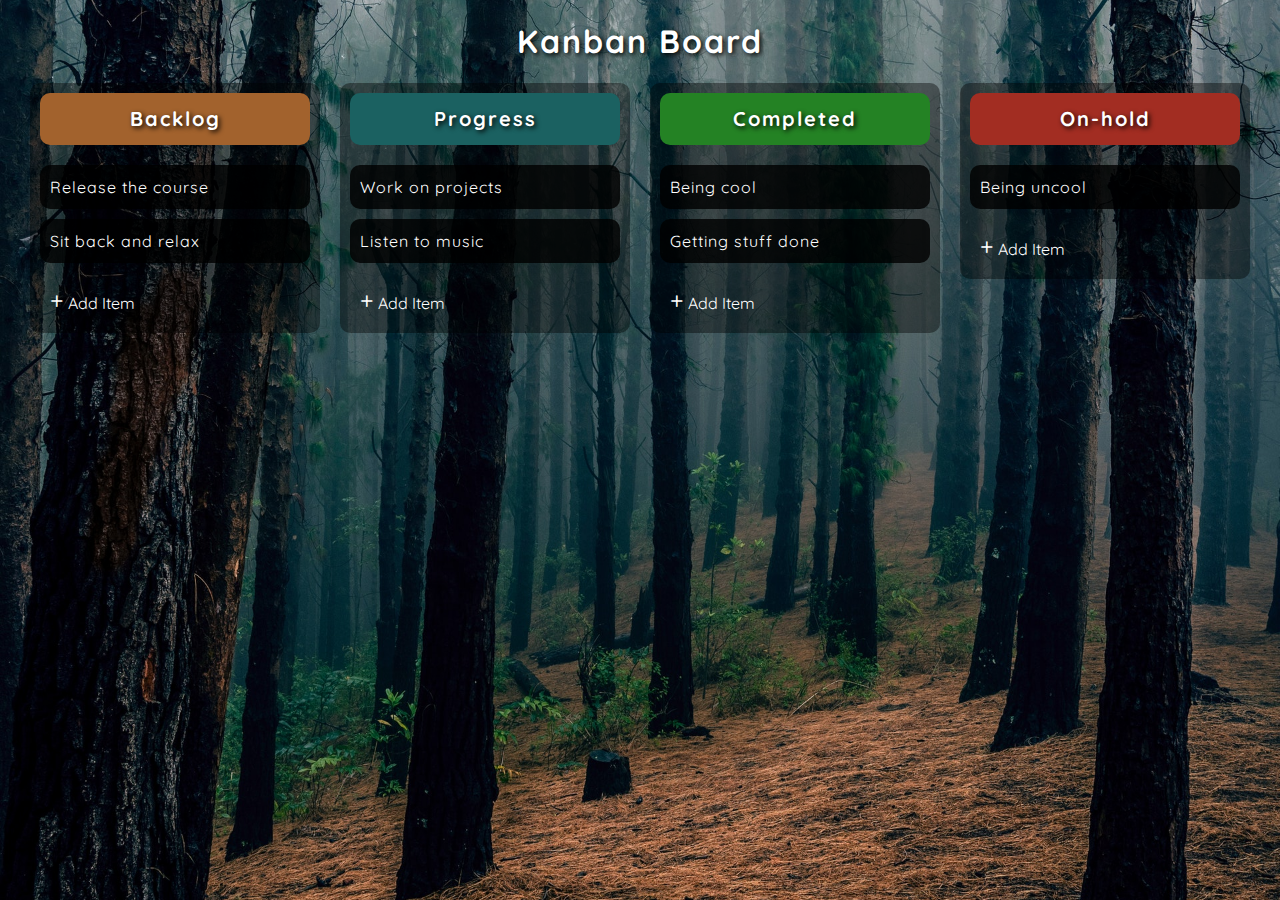
<file: drag-and-drop/index.html>
<!DOCTYPE html>
<html lang="en">
<head>
    <meta charset="UTF-8">
    <meta name="viewport" content="width=device-width, initial-scale=1.0">
    <title>Drag and Drop</title>
    <link rel="icon" type="image/png" href="favicon.png">
    <link rel="stylesheet" href="style.css">
</head>
<body>
    <h1 class="main-title">Kanban Board</h1>

    <div class="drag-container">
        <ul class="drag-list">
            <li class="drag-column backlog-column">

                <span class="header">
                    <h1>Backlog</h1>
                </span>


                <div id="backlog-content">
                    <ul class="drag-item-list custom-scroll" id="backlog-list" ondragover="allowDrop(event)" ondrop="drop(event)"  ondragenter="dragEnter(event)" ondragleave="dragLeave(event)">
                        
                    </ul>
                </div>


                    <div class="add=btn-group">
                        <div class="add-btn" onclick="showItemBox(0)">
                            <span class="plus-sign">+</span>
                            <span>Add Item</span>
                        </div>
                        <div class="add-btn solid" onclick="hideItemBox(0)">
                            <span>Save Item</span>
                        </div>

                        <div class="add-container">
                            <div class="add-item" contenteditable="true">

                            </div>
                        </div>
                    </div>
            </li>
         
            <li class="drag-column progress-column" >

                <span class="header">
                    <h1>Progress</h1>
                </span>


                <div id="progress-content">
                    <ul class="drag-item-list custom-scroll" id="progress-list" ondragover="allowDrop(event)" ondrop="drop(event)"  ondragenter="dragEnter(event)" ondragleave="dragLeave(event)" >
                        
                    </ul>
                </div>


                    <div class="add=btn-group">
                        <div class="add-btn" onclick="showItemBox(1)">
                            <span class="plus-sign">+</span>
                            <span>Add Item</span>
                        </div>
                        <div class="add-btn solid" onclick="hideItemBox(1)">
                            <span>Save Item</span>
                        </div>

                        <div class="add-container">
                            <div class="add-item" contenteditable="true">

                            </div>
                        </div>
                    </div>
            </li>
         

            <li class="drag-column complete-column"  >

                <span class="header">
                    <h1>Completed</h1>
                </span>


                <div id="complete-content">
                    <ul class="drag-item-list custom-scroll" id="complete-list" ondragover="allowDrop(event)" ondrop="drop(event)"   ondragenter="dragEnter(event)" ondragleave="dragLeave(event)">
                         
                    </ul>
                </div>


                    <div class="add=btn-group">
                        <div class="add-btn" onclick="showItemBox(2)">
                            <span class="plus-sign">+</span>
                            <span>Add Item</span>
                        </div>
                        <div class="add-btn solid" onclick="hideItemBox(2)">
                            <span>Save Item</span>
                        </div>

                        <div class="add-container">
                            <div class="add-item" contenteditable="true">

                            </div>
                        </div>
                    </div>
            </li>
         

            <li class="drag-column on-hold-column" >

                <span class="header">
                    <h1>On-hold</h1>
                </span>


                <div id="on-hold-content">
                    <ul class="drag-item-list custom-scroll" id="on-hold-list" ondragover="allowDrop(event)" ondrop="drop(event)"  ondragenter="dragEnter(event)" ondragleave="dragLeave(event)" >
                        
                    </ul>
                </div>


                    <div class="add=btn-group">
                        <div class="add-btn" onclick="showItemBox(3)">
                            <span class="plus-sign">+</span>
                            <span>Add Item</span>
                        </div>
                        <div class="add-btn solid" onclick="hideItemBox(3)">
                            <span>Save Item</span>
                        </div>
                        <div class="add-container">
                            <div class="add-item" contenteditable="true">

                            </div>
                        </div>
                    </div>
            </li>
        </ul>
    </div>

    <!-- Script -->
    <script src="script.js"></script>
</body>
</html>
</file>
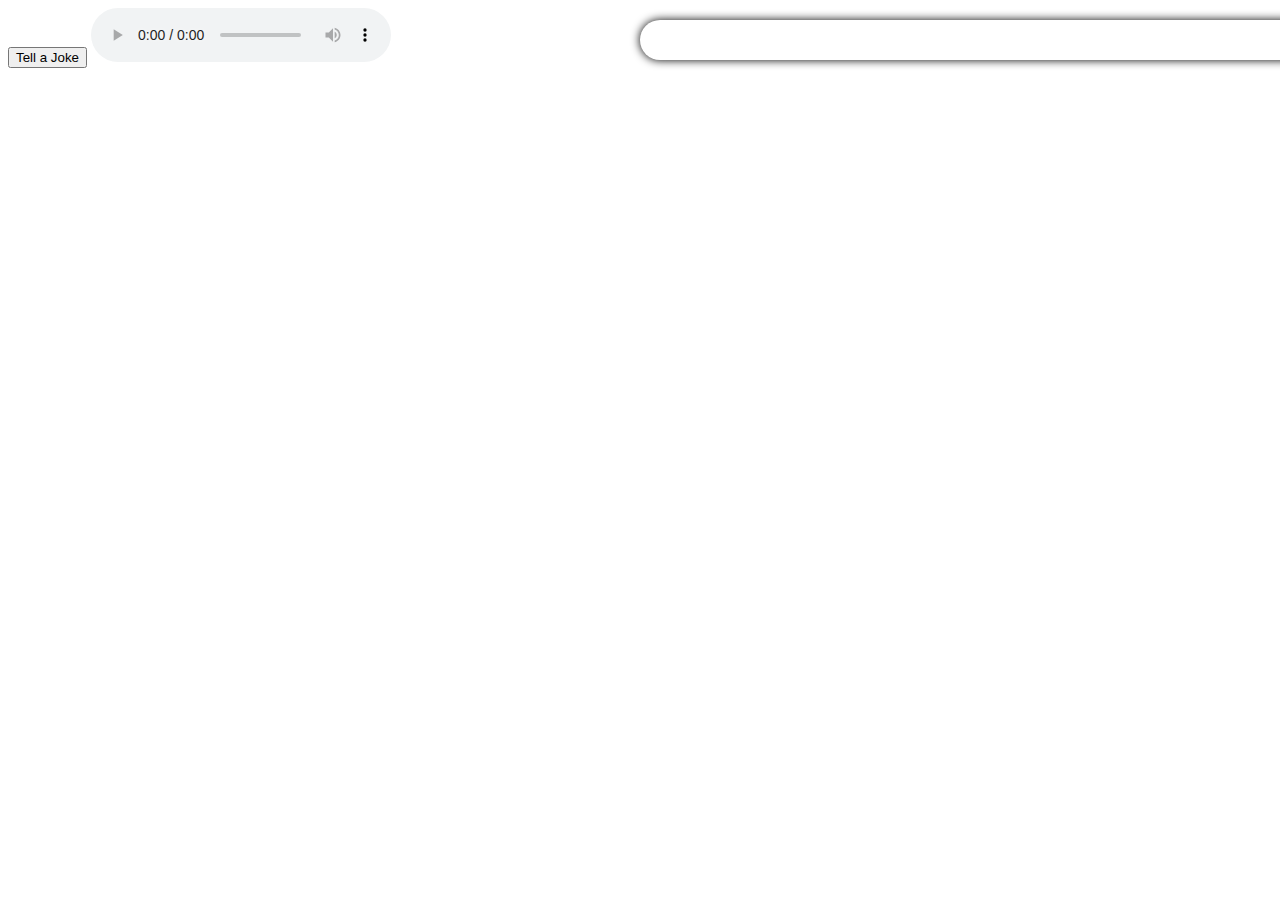
<file: joke-teller/index.html>
<!DOCTYPE html>
<html lang="en">
<head>
    <meta charset="UTF-8">
    <meta name="viewport" content="width=device-width, initial-scale=1.0">
    <title>Template</title>
    <link rel="icon" type="image/png" href="favicon.png">
    <link rel="stylesheet" href="https://cdnjs.cloudflare.com/ajax/libs/font-awesome/5.10.2/css/all.min.css"/>
    <link rel="stylesheet" href="style.css">
</head>
<body>

    <button id="btn">Tell a Joke</button>

    <audio controls id="audioPlayer">
          <source  type="audio/ogg">
        <source  type="audio/mpeg">  
      </audio>


      <div id="jokeBox">

      </div>

    <!-- Script -->
    <script src="script.js"></script>

    <style>
        #jokeBox{ 

            box-shadow: 0 0 10px #000;
            padding: 20px;
            border-radius: 20px;
            background-color: #fff;
            text-align: center;
            max-width: 800px;
            width: 100%;
            margin: 0 auto;
            position: absolute;
            top: 20px;
            left: 50%;
         }
    </style>
</body>
</html>
</file>
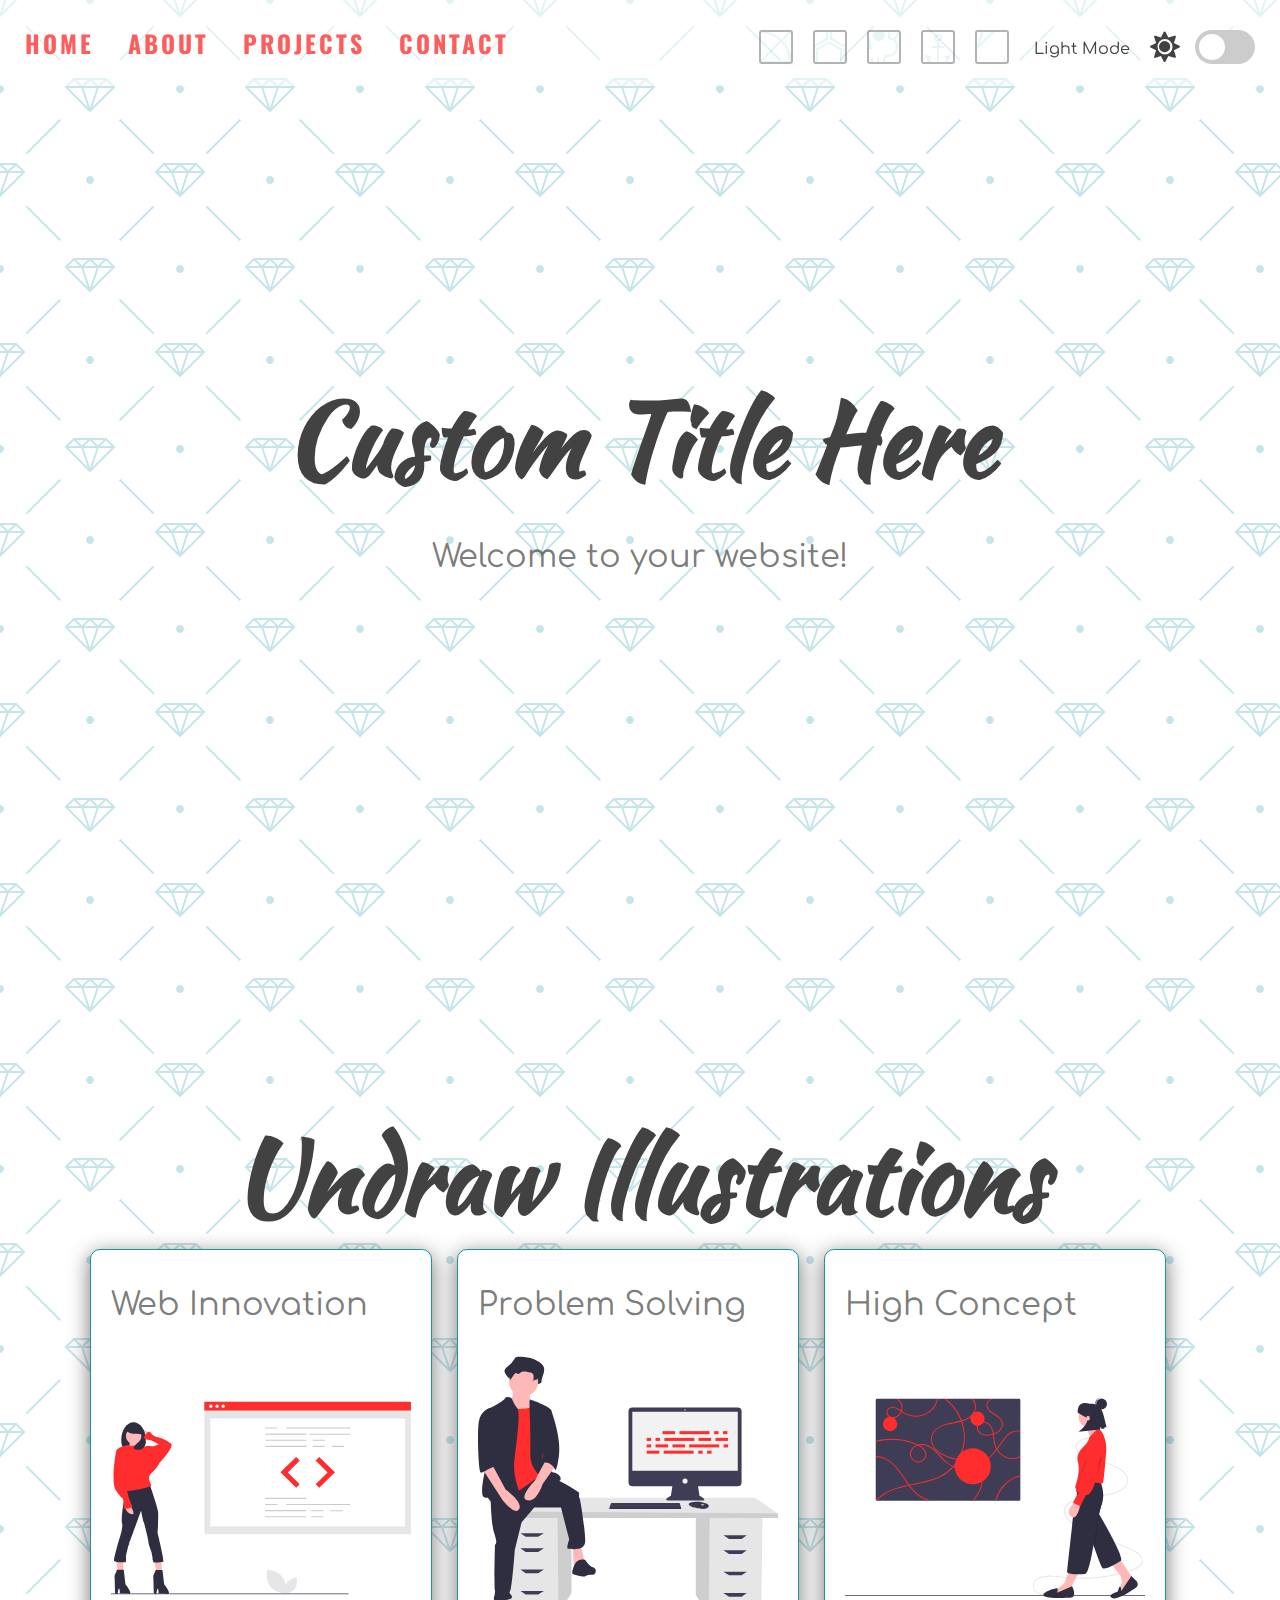
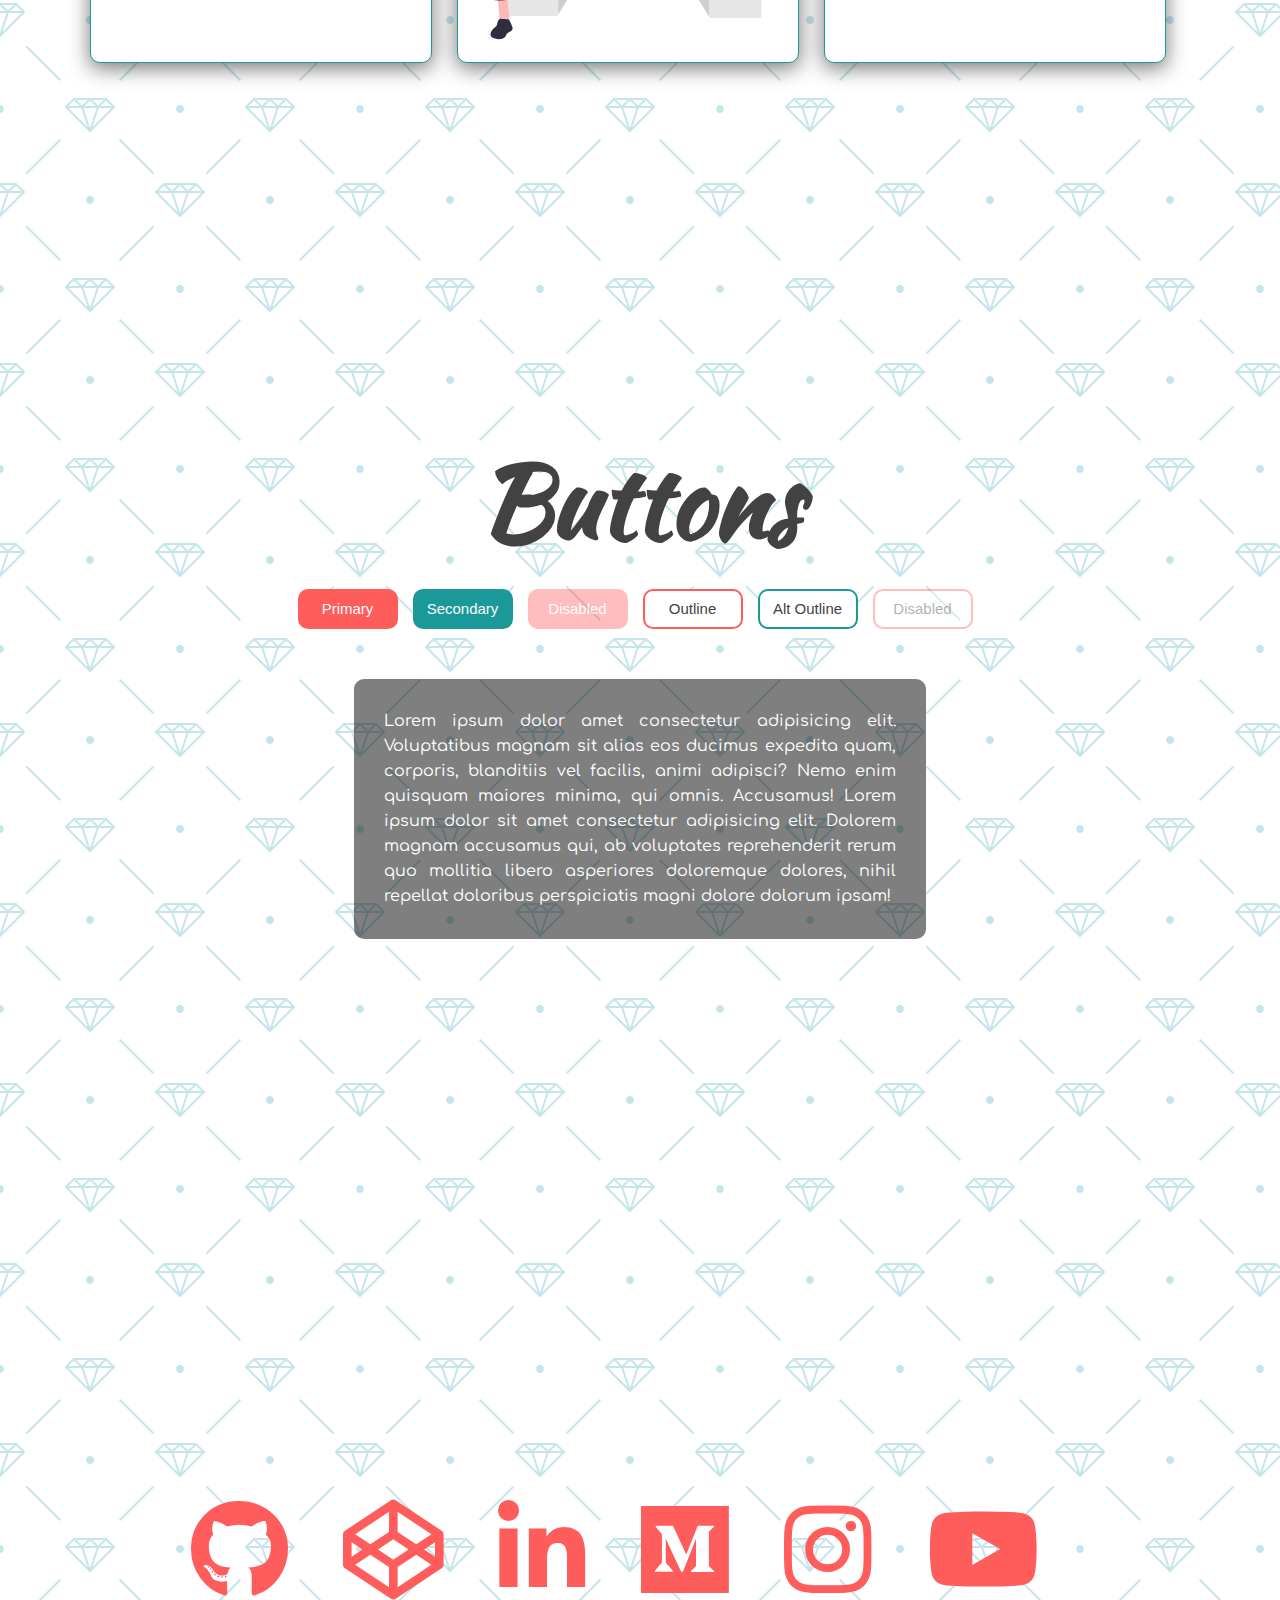
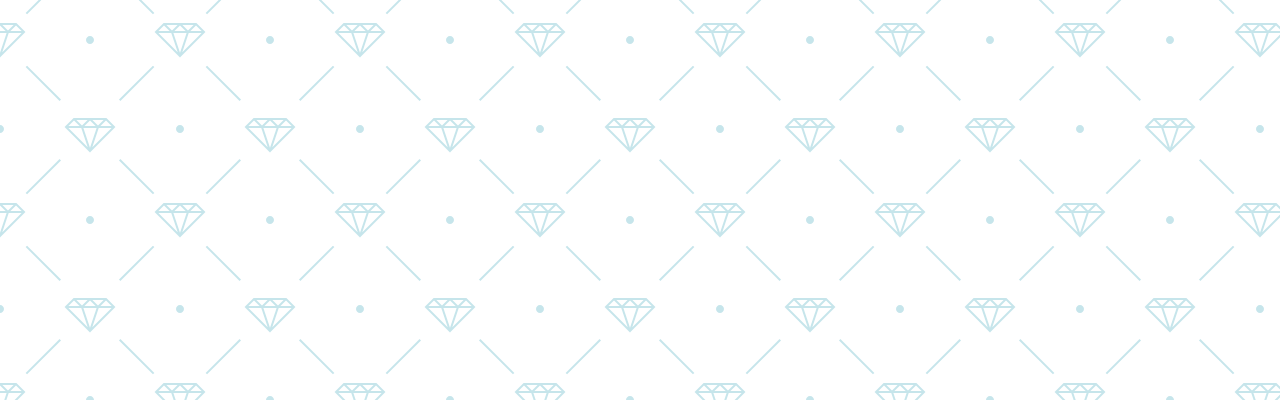
<file: light-dark-mode/index.html>
<!DOCTYPE html>
<html lang="en">
<head>
    <meta charset="UTF-8">
    <meta name="viewport" content="width=device-width, initial-scale=1.0">
    <title>Light/Dark Mode</title>
    <link rel="icon" type="image/png" href="favicon.png">
    <link rel="stylesheet" href="https://cdnjs.cloudflare.com/ajax/libs/font-awesome/5.10.2/css/all.min.css"/>
    <link rel="stylesheet" href="style.css">
</head>
<body>
    <!-- Dark Mode Switch -->
    <div class="theme-switch-wrapper">

        <div class="theme-bg" id="theme-bg">
          
        </div>

        <span id="toggle-icon">
            <span class="toggle-text">Light Mode</span>
            <i class="fas fa-sun"></i>
        </span>
        <label class="theme-switch">
            <input type="checkbox" id="switch">
            <div class="slider round"></div>
        </label>
   </div>
   <!-- Navigation -->
    <nav id="nav">
        <a href="#home">HOME</a>
        <a href="#about">ABOUT</a>
        <a href="#projects">PROJECTS</a>
        <a href="#contact">CONTACT</a>
    </nav>
    <!-- Home Section -->
    <section id="home">
        <div class="title-group">
            <h1>Custom Title Here</h1>
            <h2>Welcome to your website!</h2>
        </div>
    </section>
    <!-- About Section -->
    <section id="about">
        <h1>Undraw Illustrations</h1>
        <div class="about-container">
            <div class="image-container">
                <h2>Web Innovation</h2>
                <img src="img/undraw_proud_coder_light.svg" alt="Proud Coder" id="image1">
            </div>
            <div class="image-container">
                <h2>Problem Solving</h2>
                <img src="img/undraw_feeling_proud_light.svg" alt="Feeling Proud" id="image2">              
            </div>
            <div class="image-container">
                <h2>High Concept</h2>
                <img src="img/undraw_conceptual_idea_light.svg" alt="Conceptual Idea" id="image3">
            </div>
        </div>
    </section>
    <!-- Projects Section -->
    <section id="projects">
        <h1>Buttons</h1>
        <div class="buttons">
            <button class="primary">Primary</button>
            <button class="secondary">Secondary</button>
            <button class="primary" disabled>Disabled</button>
            <button class="outline">Outline</button>
            <button class="secondary outline">Alt Outline</button>
            <button class="outline" disabled>Disabled</button>
        </div>
        <div class="text-box" id="text-box">
            <p>Lorem ipsum dolor amet consectetur adipisicing elit. Voluptatibus magnam sit alias eos ducimus expedita quam, corporis, blanditiis vel facilis, animi adipisci? Nemo enim quisquam maiores minima, qui omnis. Accusamus! Lorem ipsum dolor sit amet consectetur adipisicing elit. Dolorem magnam accusamus qui, ab voluptates reprehenderit rerum quo mollitia libero asperiores doloremque dolores, nihil repellat doloribus perspiciatis magni dolore dolorum ipsam!</p>
        </div>
    </section>
    <!-- Contact Section -->
    <section id="contact">
        <div class="social-icons">
            <i class="fab fa-github"></i>
            <i class="fab fa-codepen"></i>
            <i class="fab fa-linkedin-in"></i>
            <i class="fab fa-medium"></i>
            <i class="fab fa-instagram"></i>
            <i class="fab fa-youtube"></i>
        </div>
    </section>
    <!-- Script -->
    <script src="script.js"></script>
</body>
</html>
</file>
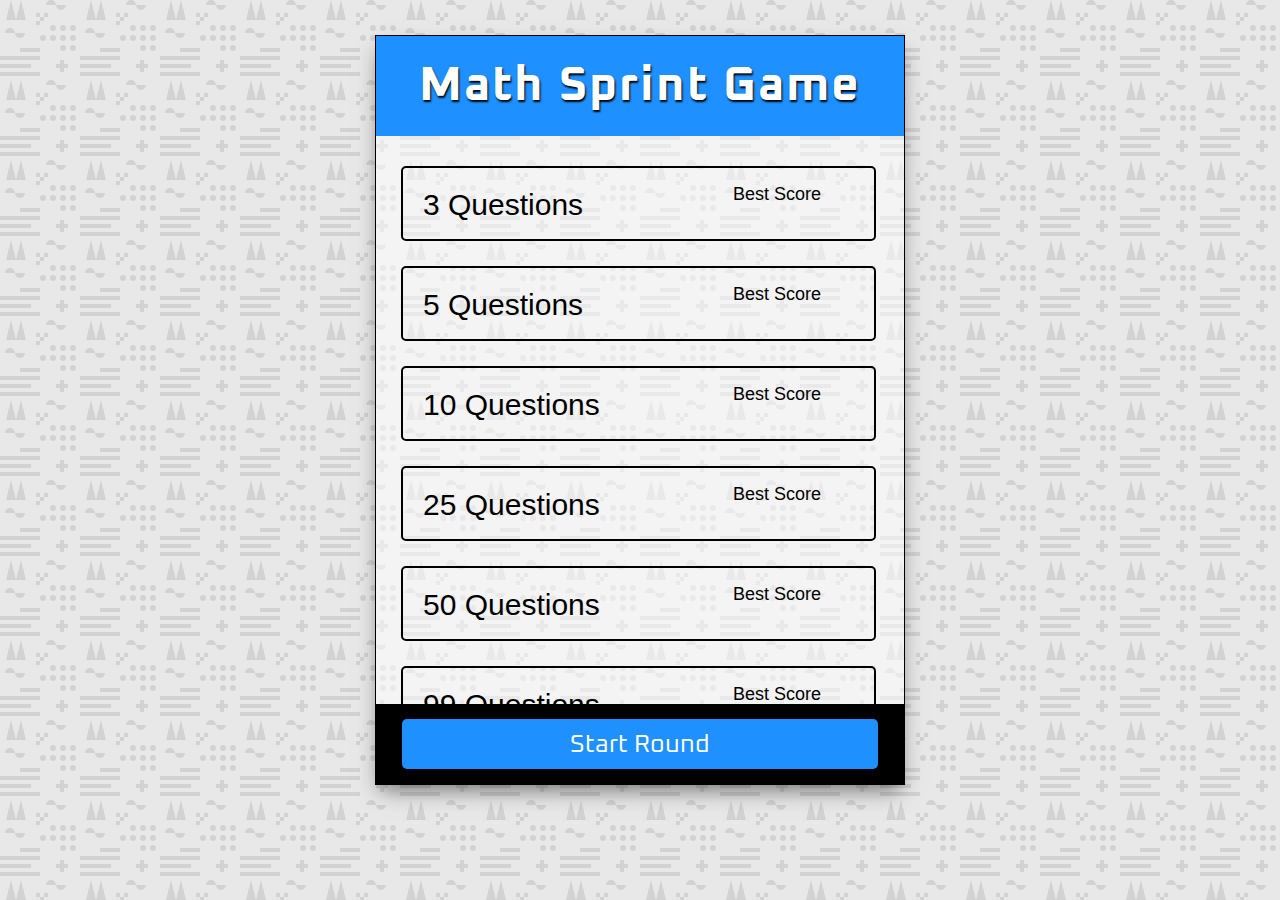
<file: math-sprint-game/index.html>
<!DOCTYPE html>
<html lang="en">
<head>
    <meta charset="UTF-8">
    <meta name="viewport" content="width=device-width, initial-scale=1.0">
    <title>Math Sprint Game</title>
    <link rel="icon" type="image/png" href="favicon.png">
    <link rel="stylesheet" href="style.css">
</head>
<body>
    <div class="game-container">

        <!-- Header -->
        <div class="header">
            <h1>Math Sprint Game</h1>
        </div>

        <!-- Splash Page -->
        <div class="card" id="splash-page">
            <form id="start-form">
                <div class="selection-container">
                     <!-- 10 Questions Radio Input -->
                     <div class="radio-container">
                        <label for="value-3">3 Questions</label>
                        <input type="radio" name="questions" value="3" id="value-3">
                        <span class="best-score">
                            <span>Best Score</span>
                            <span class="best-score-value"></span>
                        </span>
                    </div>

                    <div class="radio-container">
                        <label for="value-5">5 Questions</label>
                        <input type="radio" name="questions" value="5" id="value-5">
                        <span class="best-score">
                            <span>Best Score</span>
                            <span class="best-score-value"></span>
                        </span>
                    </div>
                    <!-- 10 Questions Radio Input -->
                    <div class="radio-container">
                        <label for="value-10">10 Questions</label>
                        <input type="radio" name="questions" value="10" id="value-10">
                        <span class="best-score">
                            <span>Best Score</span>
                            <span class="best-score-value"></span>
                        </span>
                    </div>
                    <!-- 25 Questions Radio Input -->
                    <div class="radio-container">
                        <label for="value-25">25 Questions</label>
                        <input type="radio" name="questions" value="25" id="value-25">
                        <span class="best-score">
                            <span>Best Score</span>
                            <span class="best-score-value"></span>
                        </span>
                    </div>
                    <!-- 50 Questions Radio Input -->
                    <div class="radio-container">
                        <label for="value-50">50 Questions</label>
                        <input type="radio" name="questions" value="50" id="value-50">
                        <span class="best-score">
                            <span>Best Score</span>
                            <span class="best-score-value"></span>
                        </span>
                    </div>
                    <!-- 99 Questions Radio Input -->
                    <div class="radio-container">
                        <label for="value-99">99 Questions</label>
                        <input type="radio" name="questions" value="99" id="value-99">
                        <span class="best-score">
                            <span>Best Score</span>
                            <span class="best-score-value"></span>
                        </span>
                    </div>
                </div>
                <!-- Start Button -->
                <div class="selection-footer">
                    <button class="start" type="submit">Start Round</button>
                </div>
            </form>
        </div>

        <!-- Countdown Page -->
        <div class="card" id="countdown-page" hidden>
            <h1 class="countdown">3</h1>
        </div>

        <!-- Game Page -->
        <div class="card" id="game-page" hidden>
            <!-- Item Container -->
            <div class="item-container"></div>
            <!-- Right/Wrong Buttons -->
            <div class="item-footer">
                <button class="wrong" onclick="select(false)">Wrong</button>
                <button class="right" onclick="select(true)">Right</button>
            </div>
        </div>        

        <!-- Score Page -->
        <div class="card" id="score-page" hidden>
            <!-- Score Container -->
            <div class="score-container">
                <h1 class="title">Your Time</h1>
                <h1 class="final-time"></h1>
                <h1 class="base-time"></h1>
                <h1 class="penalty-time"></h1>
            </div>
            <!-- Play Again Button -->
            <div class="score-footer">
                <button class="play-again" onclick="playAgain()" hidden>Play Again</button>
            </div>
        </div>

    </div>
    <!-- Script -->
    <script src="shuffle.js"></script>
    <script src="script.js"></script>
</body>
</html>
</file>
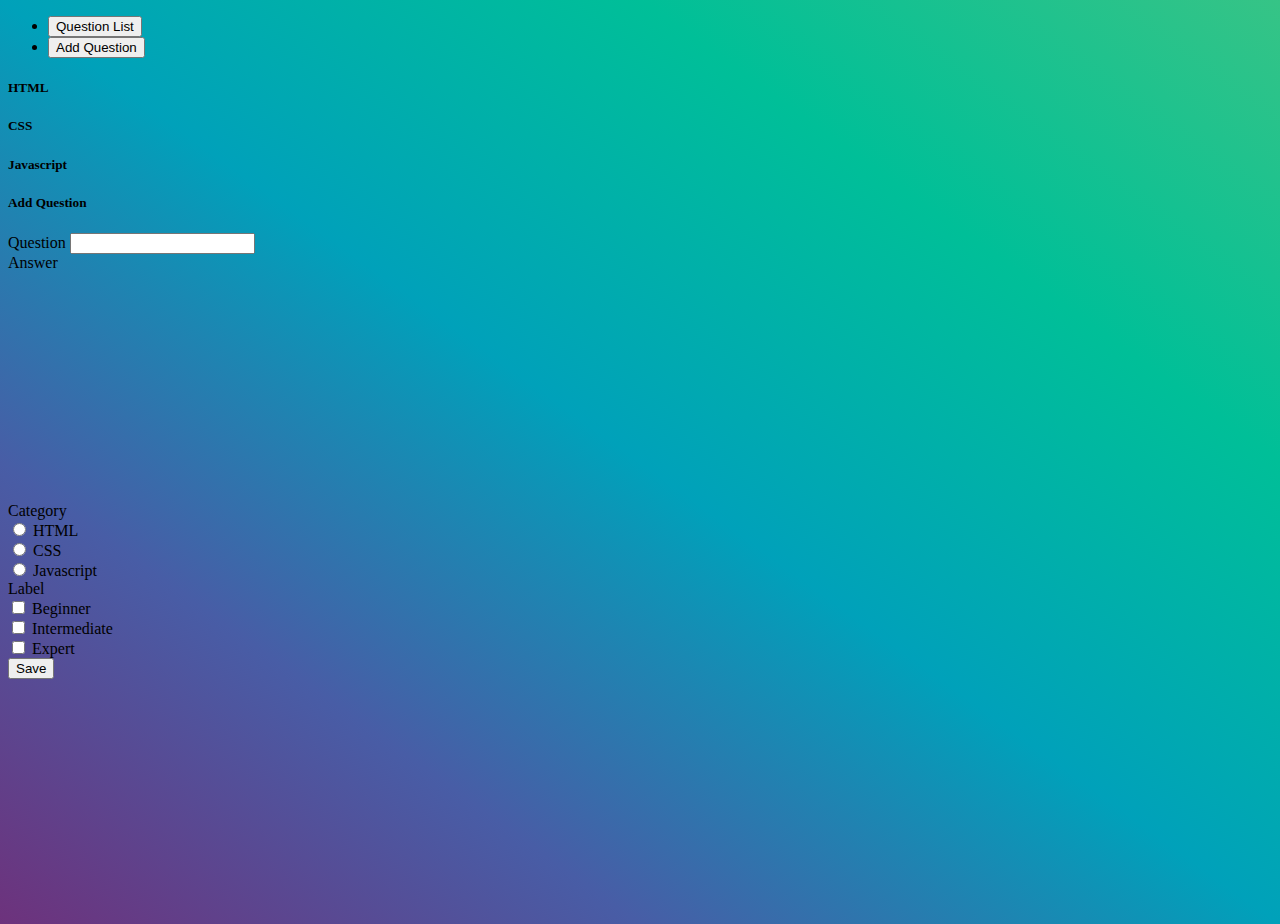
<file: drag-and-drop/interview-project/inde.html>
<!doctype html>
<html lang="en">

<head>
    <!-- Required meta tags -->
    <meta charset="utf-8">
    <meta name="viewport" content="width=device-width, initial-scale=1">

    <!-- Bootstrap CSS -->
    <link href="https://cdn.jsdelivr.net/npm/bootstrap@5.0.0-beta2/dist/css/bootstrap.min.css" rel="stylesheet"
        integrity="sha384-BmbxuPwQa2lc/FVzBcNJ7UAyJxM6wuqIj61tLrc4wSX0szH/Ev+nYRRuWlolflfl" crossorigin="anonymous">

    <title>Hello, world!</title>
</head>

<body>
    <div class="p-4">


    <ul class="nav nav-pills mb-3" id="pills-tab" role="tablist">
        <li class="nav-item" role="presentation">
          <button class="nav-link active" id="pills-home-tab" data-bs-toggle="pill" data-bs-target="#pills-home" type="button" role="tab" aria-controls="pills-home" aria-selected="true">Question List</button>
        </li>
        <li class="nav-item" role="presentation">
          <button class="nav-link" id="pills-profile-tab" data-bs-toggle="pill" data-bs-target="#pills-profile" type="button" role="tab" aria-controls="pills-profile" aria-selected="false">Add Question</button>
        </li>
        
      </ul>
      <div class="tab-content" id="pills-tabContent">
        <div class="tab-pane fade show active" id="pills-home" role="tabpanel" aria-labelledby="pills-home-tab"> 


        <div class="row">
            <div class="col">

                <div class="card">
                    <div class="card-header">
                        <h5>HTML</h5>
                    </div>
                    <div class="card-body">
                        <div class="accordion" id="accordionExample">
                            
                        </div>
                    </div>
                </div>
            </div>
            <div class="col">

                <div class="card">
                    <div class="card-header">
                        <h5>CSS</h5>
                    </div>
                    <div class="card-body">

                        <div class="accordion" id="accordionExample1">
                             
                        </div>
                    </div>
                </div>
            </div>
            <div class="col">

                <div class="card">
                    <div class="card-header">
                        <h5>Javascript</h5>
                    </div>
                    <div class="card-body">


                        <div class="accordion" id="accordionExample2">
                            
                            
                        </div>
                    </div>
                </div>
            </div>
        </div>
    </div>
    <div class="tab-pane fade" id="pills-profile" role="tabpanel" aria-labelledby="pills-profile-tab">
        
        <div class="card">
            <div class="card-header">
                <h5>Add Question</h5>
            </div>
            <div class="card-body">


              <form class="row g-3" id="formSec">
                <div class="col-md-12">
                  <label  class="form-label">Question</label>
                  <input type="email" class="form-control" id="qsn">
                </div>
                <div class="col-md-12">
                  <label class="form-label">Answer</label>
                  <input id="ans-input" type="text" hidden>
                  <div style="height: 200px; padding: 0 0 30px;">
                    <div id="editor-container">
                    </div>
                  </div>
                </div>

                <div class="col-md-12">
                  <label  class="form-label">Category</label>

                  <div class="">
                    
                  <div class="form-check form-check-inline">
                    <input class="form-check-input" type="radio" name="gridRadios" id="gridRadios1" value="option2">
                    <label class="form-check-label" for="gridRadios1">HTML</label>
                  </div>
                  <div class="form-check form-check-inline">
                    <input class="form-check-input" type="radio" name="gridRadios" id="gridRadios2" value="option2">
                    <label class="form-check-label" for="gridRadios2">CSS</label>
                  </div>
                  <div class="form-check form-check-inline">
                    <input class="form-check-input" type="radio" name="gridRadios" id="gridRadios3" value="option2">
                    <label class="form-check-label" for="gridRadios3">Javascript</label>
                  </div>
                </div>

                </div>
                <div class="col-md-12">
                  <label  class="form-label">Label</label>

                  <div class="">

                  <div class="form-check form-check-inline">
                    <input class="form-check-input" type="checkbox" id="inlineCheckbox1" value="option1">
                    <label class="form-check-label" for="inlineCheckbox1">Beginner</label>
                  </div>
                  <div class="form-check form-check-inline">
                    <input class="form-check-input" type="checkbox" id="inlineCheckbox2" value="option2">
                    <label class="form-check-label" for="inlineCheckbox2">Intermediate</label>
                  </div>
                  <div class="form-check form-check-inline">
                    <input class="form-check-input" type="checkbox" id="inlineCheckbox3" value="option2">
                    <label class="form-check-label" for="inlineCheckbox3">Expert</label>
                  </div>
                </div>

                </div>

              
                
               

                <div class="col-12">
                  <button type="submit" class="btn btn-primary">Save</button>
                </div>
          </form>

    </div>
    </div>
</div>
  </div>

    </div>

    <!-- Optional JavaScript; choose one of the two! -->

    <!-- Option 1: Bootstrap Bundle with Popper -->
    <script src="https://cdn.jsdelivr.net/npm/bootstrap@5.0.0-beta2/dist/js/bootstrap.bundle.min.js"
        integrity="sha384-b5kHyXgcpbZJO/tY9Ul7kGkf1S0CWuKcCD38l8YkeH8z8QjE0GmW1gYU5S9FOnJ0"
        crossorigin="anonymous"></script>

    <!-- Option 2: Separate Popper and Bootstrap JS -->
    <!--
    <script src="https://cdn.jsdelivr.net/npm/@popperjs/core@2.6.0/dist/umd/popper.min.js" integrity="sha384-KsvD1yqQ1/1+IA7gi3P0tyJcT3vR+NdBTt13hSJ2lnve8agRGXTTyNaBYmCR/Nwi" crossorigin="anonymous"></script>
    <script src="https://cdn.jsdelivr.net/npm/bootstrap@5.0.0-beta2/dist/js/bootstrap.min.js" integrity="sha384-nsg8ua9HAw1y0W1btsyWgBklPnCUAFLuTMS2G72MMONqmOymq585AcH49TLBQObG" crossorigin="anonymous"></script>
    -->



    
    <!-- Main Quill library -->
 
    <script src="//cdn.quilljs.com/1.3.6/quill.min.js"></script>
    
    <!-- Theme included stylesheets -->
    <link href="//cdn.quilljs.com/1.3.6/quill.snow.css" rel="stylesheet">
   
 

    <script type="text/javascript" src="script.js"></script>
    <style>
        :root {
            font-size:16px;
        }

        body {

            background-image: linear-gradient(to right top, #6d327c, #485DA6, #00a1ba, #00BF98, #36C486);
            background-size: cover;
            min-height: 100vh;
        }
    </style>

</body>

</html>
</file>
<file: drag-and-drop/style.css>
/* Trees Image - Pexels: https://www.pexels.com/photo/photo-of-trees-in-forest-3801030/ */
@import url("https://fonts.googleapis.com/css?family=Quicksand&display=swap");

html {
  box-sizing: border-box;
}

:root {
  --column-1: #a2622d;
  --column-2: #1b6161;
  --column-3: #248224;
  --column-4: #a22d22;
}

body {
  margin: 0;
  background: url("./trees.jpg");
  background-size: cover;
  background-position: 50% 60%;
  background-attachment: fixed;
  color: white;
  font-family: Quicksand, sans-serif;
  overflow-y: hidden;
}

h1 {
  letter-spacing: 2px;
  text-shadow: 2px 2px 5px black;
}

.main-title {
  text-align: center;
  font-size: 3rem;
}

ul {
  list-style-type: none;
  margin: 0;
  padding: 0;
}

.drag-container {
  margin: 20px;
}

.drag-list {
  display: flex;
  align-items: flex-start;
}

/* Columns */
.drag-column {
  flex: 1;
  margin: 0 10px;
  position: relative;
  background-color: rgba(0, 0, 0, 0.4);
  border-radius: 10px;
  overflow-x: hidden;
}

.backlog-column .header,
.backlog-column .solid,
.backlog-column .solid:hover,
.backlog-column .over {
  background-color: var(--column-1);
}

.progress-column .header,
.progress-column .solid,
.progress-column .solid:hover,
.progress-column .over {
  background-color: var(--column-2);
}

.complete-column .header,
.complete-column .solid,
.complete-column .solid:hover,
.complete-column .over {
  background-color: var(--column-3);
}

.on-hold-column .header,
.on-hold-column .solid,
.on-hold-column .solid:hover,
.on-hold-column .over {
  background-color: var(--column-4);
}

/* Custom Scrollbar */
.custom-scroll {
  overflow-y: auto;
  max-height: 75vh;
}

.custom-scroll::-webkit-scrollbar-track {
  box-shadow: inset 0 0 6px rgba(0, 0, 0, 0.4);
  border-radius: 10px;
  background-color: rgba(255, 255, 255, 0.3);
  margin-right: 5px;
}

.custom-scroll::-webkit-scrollbar {
  width: 10px;
}

.custom-scroll::-webkit-scrollbar-thumb {
  border-radius: 10px;
  box-shadow: inset 0 0 6px rgba(0, 0, 0, 0.3);
  background-color: rgba(0, 0, 0, 0.8);
}

.header {
  display: flex;
  justify-content: center;
  border-radius: 10px;
  margin: 10px;
}

.header h1 {
  font-size: 1.25rem;
}

/* Drag and Drop */
.over {
  padding: 50px 10px;
}
.over .drag-item{ pointer-events: none;}

.drag-item-list {
  min-height: 50px;
}

.drag-item {
  margin: 10px;
  padding: 10px;
  height: fit-content;
  background-color: rgba(0, 0, 0, 0.8);
  border-radius: 10px;
  line-height: 1.5rem;
  letter-spacing: 1px;
  cursor: pointer;
}

.drag-item:focus {
  outline: none;
  background-color: white;
  color: black;
}

/* Add Button Group */
.add-btn-group {
  display: flex;
  justify-content: space-between;
}

.add-btn {
  margin: 10px;
  padding: 5px 10px;
  display: flex;
  align-items: center;
  cursor: pointer;
  width: fit-content;
  border-radius: 5px;
  transition: all 0.3s ease-in;
  user-select: none;
}

.add-btn:hover {
  background-color: rgba(255, 255, 255, 0.9);
  color: black;
}

.add-btn:active {
  transform: scale(0.97);
}

.solid {
  display: none;
  float: right;
}

.solid:hover {
  transition: unset;
  filter: brightness(95%);
  color: white;
}

.plus-sign {
  font-size: 1.5rem;
  margin-right: 5px;
  position: relative;
  top: -3px;
}

.add-container {
  margin: 10px;
  padding: 5px 10px;
  border-radius: 10px;
  background-color: rgba(255, 255, 255, 0.9);
  min-height: 100px;
  display: none;
}

.add-item {
  width: 100%;
  min-height: 100px;
  height: auto;
  background-color: white;
  border-radius: 10px;
  margin: 5px auto;
  resize: none;
  color: black;
  padding: 10px;
}

.add-item:focus {
  outline: none;
}

/* Media Query: Laptop */
@media screen and (max-width: 1800px) {
  .main-title {
    font-size: 2rem;
  }
}

/* Media Query: Large Smartphone (Vertical) */
@media screen and (max-width: 600px) {
  body {
    overflow-y: auto;
  }

  .drag-container {
    margin: 0;
  }

  .drag-list {
    display: block;
  }

  .drag-column {
    margin: 10px;
  }
}
</file>
<file: joke-teller/style.css>
/* ROBOT.GIF from Giphy - https://giphy.com/gifs/robot-cinema-4d-eyedesyn-3o7abtn7DuREEpsyWY */

html {
  box-sizing: border-box;
}
</file>
<file: light-dark-mode/style.css>
@import url('https://fonts.googleapis.com/css?family=Comfortaa|Kaushan+Script|Oswald&display=swap');
 
:root {
  --primary-color: rgb(255, 92, 92);
  --primary-variant: #ff2d2d;
  --secondary-color: #1b9999;
  --on-primary: rgb(250, 250, 250);
  --on-background: rgb(66, 66, 66);
  --on-background-alt: rgba(66, 66, 66, 0.7);
  --background: rgb(255, 255, 255);
  --box-shadow: 0 5px 20px 1px rgba(0, 0, 0, 0.5);
  --on-text:#fff;
  --border:rgb(66, 66, 66);
}

[data-theme="dark"] {
  --primary-color: rgb(150, 65, 255);
  --primary-variant: #6c63ff;
  --secondary-color: #03dac5;
  --on-primary: #000;
  --on-text: #fff;
  --on-background: rgba(255, 255, 255, 0.9);
  --on-background-alt: rgba(255, 255, 255, 0.7);
  --background: #121212;
  --border:rgba(255, 255, 255, 0.9);
  
}

html {
  box-sizing: border-box;
  scroll-behavior: smooth;
}

body {
  margin: 0;
  color: var(--on-background);
  font-family: Comfortaa, sans-serif;
  background-color: var(--background);
  background-image: url("data:image/svg+xml,%3Csvg width='180' height='180' viewBox='0 0 180 180' xmlns='http://www.w3.org/2000/svg'%3E%3Cpath d='M81.28 88H68.413l19.298 19.298L81.28 88zm2.107 0h13.226L90 107.838 83.387 88zm15.334 0h12.866l-19.298 19.298L98.72 88zm-32.927-2.207L73.586 78h32.827l.5.5 7.294 7.293L115.414 87l-24.707 24.707-.707.707L64.586 87l1.207-1.207zm2.62.207L74 80.414 79.586 86H68.414zm16 0L90 80.414 95.586 86H84.414zm16 0L106 80.414 111.586 86h-11.172zm-8-6h11.173L98 85.586 92.414 80zM82 85.586L87.586 80H76.414L82 85.586zM17.414 0L.707 16.707 0 17.414V0h17.414zM4.28 0L0 12.838V0h4.28zm10.306 0L2.288 12.298 6.388 0h8.198zM180 17.414L162.586 0H180v17.414zM165.414 0l12.298 12.298L173.612 0h-8.198zM180 12.838L175.72 0H180v12.838zM0 163h16.413l.5.5 7.294 7.293L25.414 172l-8 8H0v-17zm0 10h6.613l-2.334 7H0v-7zm14.586 7l7-7H8.72l-2.333 7h8.2zM0 165.414L5.586 171H0v-5.586zM10.414 171L16 165.414 21.586 171H10.414zm-8-6h11.172L8 170.586 2.414 165zM180 163h-16.413l-7.794 7.793-1.207 1.207 8 8H180v-17zm-14.586 17l-7-7h12.865l2.333 7h-8.2zM180 173h-6.613l2.334 7H180v-7zm-21.586-2l5.586-5.586 5.586 5.586h-11.172zM180 165.414L174.414 171H180v-5.586zm-8 5.172l5.586-5.586h-11.172l5.586 5.586zM152.933 25.653l1.414 1.414-33.94 33.942-1.416-1.416 33.943-33.94zm1.414 127.28l-1.414 1.414-33.942-33.94 1.416-1.416 33.94 33.943zm-127.28 1.414l-1.414-1.414 33.94-33.942 1.416 1.416-33.943 33.94zm-1.414-127.28l1.414-1.414 33.942 33.94-1.416 1.416-33.94-33.943zM0 85c2.21 0 4 1.79 4 4s-1.79 4-4 4v-8zm180 0c-2.21 0-4 1.79-4 4s1.79 4 4 4v-8zM94 0c0 2.21-1.79 4-4 4s-4-1.79-4-4h8zm0 180c0-2.21-1.79-4-4-4s-4 1.79-4 4h8z' fill='%233ca5bb' fill-opacity='0.29' fill-rule='evenodd'/%3E%3C/svg%3E");
  transition: all 0.5s;
}

.theme-bg{
  display: flex;
  margin: 0 20px 0 0;
}
.theme-bg .item{ cursor: pointer; width: 30px; height: 30px; margin: 0 10px; border: 2px solid var(--border); border-radius: 3px; opacity: 0.4; }
.theme-bg .item.active{ opacity: 1; box-shadow: 0 0 10px rgba(0, 0, 0, 0.5); }


section {
  min-height: 100vh;
  display: flex;
  justify-content: center;
  align-items: center;
  flex-direction: column;
}

h1 {
  font-family: Kaushan Script, sans-serif;
  font-size: 100px;
  margin-bottom: 0;
}

h2 {
  font-size: 32px;
  font-weight: normal;
  color: var(--on-background-alt);
}

/* Navigation */
nav {
  z-index: 10;
  position: fixed;
  font-family: Oswald, sans-serif;
  font-size: 24px;
  letter-spacing: 3px;
  padding: 25px;
  width: 100vw;
  background: rgb(255 255 255 / 50%);
}

a {
  margin-right: 25px;
  color: var(--primary-color);
  text-decoration: none;
  border-bottom: 3px solid transparent;
  font-weight: bold;
}

a:hover,
a:focus {
  color: var(--on-background);
  border-bottom: 3px solid;
}

/* Home Section */
.title-group {
  text-align: center;
}

/* About Section */
.about-container {
  display: flex;
}

.image-container {
  border: 1px solid var(--secondary-color);
  border-radius: 10px;
  padding: 10px 20px;
  margin-right: 25px;
  width: auto;
  background: var(--background);
  box-shadow: var(--box-shadow);
}

img {
  height: 300px;
  width: 300px;
}

/* Projects Section */
.buttons {
  margin-top: 15px;
  margin-bottom: 50px;
}

button {
  min-width: 100px;
  height: 40px;
  cursor: pointer;
  border-radius: 10px;
  margin-right: 10px;
  border: 2px solid var(--primary-color);
  font-size: 15px;
  outline: none;
}

button:disabled {
  opacity: 0.4;
  cursor: default;
}

button:hover:not(.outline) {
  filter: brightness(110%);
}

.primary {
  background: var(--primary-color);
  color: var(--on-primary);
}

.secondary {
  border: 2px solid var(--secondary-color);
}

.secondary,
.secondary:hover,
.outline.secondary:hover {
  background: var(--secondary-color);
  color: var(--on-primary);
}

.outline {
  background: var(--background);
  color: var(--on-background);
}

.outline:hover {
  background: var(--primary-color);
  color: var(--on-primary);
}

.text-box {
  width: 40%;
  text-align: justify;
  background: rgb(0 0 0 / 50%);
  color: var(--on-text);
  border-radius: 10px;
  padding: 30px;
}

p {
  margin: 0;
  line-height: 25px;
}

/* Contact Section */
.fab {
  font-size: 100px;
  margin-right: 50px;
  cursor: pointer;
  color: var(--primary-color);
}

.fab:hover {
  color: var(--on-background);
}

/* Dark Mode Toggle */
.theme-switch-wrapper {
  display: flex;
  align-items: center;
  z-index: 100;
  position: fixed;
  right: 25px;
  top: 30px;
}

.theme-switch-wrapper span {
  margin-right: 10px;
  font-size: 1rem;
}

.toggle-text {
  position: relative;
  top: -4px;
  right: 5px;
  color: var(--on-background);
}

.theme-switch {
  display: inline-block;
  height: 34px;
  position: relative;
  width: 60px;
}

.theme-switch input {
  display: none;
}

.slider {
  background: #ccc;
  bottom: 0;
  cursor: pointer;
  left: 0;
  position: absolute;
  right: 0;
  top: 0;
  transition: 0.4s;
}

.slider::before {
  background: #fff;
  bottom: 4px;
  content: "";
  height: 26px;
  left: 4px;
  position: absolute;
  transition: 0.4s;
  width: 26px;
}

input:checked + .slider {
  background: var(--primary-color);
}

input:checked + .slider::before {
  transform: translateX(26px);
}

.slider.round {
  border-radius: 34px;
}

.slider.round::before {
  border-radius: 50%;
}

.fas {
  font-size: 30px;
  margin-right: 5px;
}
</file>
<file: math-sprint-game/style.css>
@import url("https://fonts.googleapis.com/css?family=Oxanium|PT+Mono&display=swap");

* {
  box-sizing: border-box;
}

:root {
  --primary-color: dodgerblue;
  --select-color: dodgerblue;
  --success: rgb(15, 158, 2);
  --danger: rgb(214, 23, 23);
}

body {
  margin: 0;
  font-family: PT Mono, sans-serif;
  overflow: hidden;
  display: flex;
  justify-content: center;
  height: 100vh;
  background: #e8e8e8;
  background-image: url("data:image/svg+xml,%3Csvg xmlns='http://www.w3.org/2000/svg' width='80' height='80' viewBox='0 0 80 80'%3E%3Cg fill='%23161616' fill-opacity='0.1'%3E%3Cpath fill-rule='evenodd' d='M11 0l5 20H6l5-20zm42 31a3 3 0 1 0 0-6 3 3 0 0 0 0 6zM0 72h40v4H0v-4zm0-8h31v4H0v-4zm20-16h20v4H20v-4zM0 56h40v4H0v-4zm63-25a3 3 0 1 0 0-6 3 3 0 0 0 0 6zm10 0a3 3 0 1 0 0-6 3 3 0 0 0 0 6zM53 41a3 3 0 1 0 0-6 3 3 0 0 0 0 6zm10 0a3 3 0 1 0 0-6 3 3 0 0 0 0 6zm10 0a3 3 0 1 0 0-6 3 3 0 0 0 0 6zm-30 0a3 3 0 1 0 0-6 3 3 0 0 0 0 6zm-28-8a5 5 0 0 0-10 0h10zm10 0a5 5 0 0 1-10 0h10zM56 5a5 5 0 0 0-10 0h10zm10 0a5 5 0 0 1-10 0h10zm-3 46a3 3 0 1 0 0-6 3 3 0 0 0 0 6zm10 0a3 3 0 1 0 0-6 3 3 0 0 0 0 6zM21 0l5 20H16l5-20zm43 64v-4h-4v4h-4v4h4v4h4v-4h4v-4h-4zM36 13h4v4h-4v-4zm4 4h4v4h-4v-4zm-4 4h4v4h-4v-4zm8-8h4v4h-4v-4z'/%3E%3C/g%3E%3C/svg%3E");
}

.game-container {
  border: 1px solid black;
  box-shadow: 0 10px 20px -5px rgba(0, 0, 0, 0.5);
  width: 530px;
  height: 750px;
  position: relative;
  background: rgba(255, 255, 255, 0.5);
  user-select: none;
  margin-top: 100px;
}

.header {
  background: var(--primary-color);
  color: white;
  font-family: Oxanium, sans-serif;
  font-size: 24px;
  text-shadow: 1px 2px 2px black;
  letter-spacing: 2px;
  height: 100px;
  display: flex;
  justify-content: center;
  align-items: center;
}

.card {
  margin: 5px auto 10px;
  height: 644px;
}
  .card form{
  height: 644px;
  display: flex;
  flex-direction: column;
  justify-content: space-between;
}

/* Splash Page -------------------- */
input[type="radio"] {
  opacity: 0;
  width: 100%;
  height: 75px;
  position: relative;
  top: -40px;
  cursor: pointer;
  z-index: 2;
}

.selection-container {
  position: relative;
  top: 0;
  overflow: auto;
}

.radio-container {
  width: 90%;
  height: 75px;
  margin: 25px;
  cursor: pointer;
  border: 2px solid black;
  border-radius: 5px;
}

label {
  position: relative;
  top: 20px;
  left: 20px;
  font-size: 30px;
}

.selected-label {
  background: var(--select-color);
  color: white;
}

.best-score {
  position: relative;
  top: -100px;
  left: 330px;
  display: flex;
  flex-direction: column;
  justify-content: center;
  text-align: center;
  font-size: 18px;
  max-width: fit-content;
}

.best-score span {
  margin: 0;
}

.best-score span:last-child {
  font-size: 24px;
}

.selection-footer {
  top: 0;
}

/* Game Page -------------------------- */
.height-240 {
  height: 240px;
  width: 100%;
}

.height-500 {
  height: 500px;
  width: 100%;
}

.item-container {
  height: 552px;
  overflow-y: hidden;
  position: relative;
  -ms-overflow-style: none;
}

.item-container::-webkit-scrollbar {
  display: none;
}

.item {
  display: flex;
  align-items: baseline;
  justify-content: space-between;
  height: 80px;
  margin: 0 50px;
  user-select: none;
}

.finished > h1 {
  opacity: 0.5;
}

.selected-item {
  background: var(--select-color);
  position: fixed;
  top: 443px;
  z-index: -1;
  width: 529px;
  height: 80px;
}

.item-footer,
.selection-footer {
  width: 100%;
  height: 90px;
  background: rgba(0, 0, 0, 1);
  display: flex;
  justify-content: center;
  align-items: center;
  position: relative;
}

.item-footer {
  top: 1px;
}

button {
  cursor: pointer;
  height: 50px;
  border-radius: 5px;
  font-size: 25px;
  font-family: Oxanium, sans-serif;
  color: white;
  border: none;
  outline: none;
}

button:hover {
  filter: brightness(110%);
}

button:active {
  transform: scale(0.99);
}

.wrong,
.right {
  width: 40%;
}

.wrong {
  background: var(--danger);
  margin-right: 25px;
}

.right {
  background: var(--success);
}

.start,
.play-again {
  width: 90%;
  background: var(--primary-color);
}

/* Countdown Page ---------------------- */
.countdown {
  margin-top: 45%;
  font-size: 100px;
  text-align: center;
  user-select: none;
  cursor: pointer;
}

/* Score Page ------------------------- */
.score-container {
  height: 600px;
  display: flex;
  flex-direction: column;
  justify-content: center;
  align-items: center;
}

.score-footer {
  width: 100%;
  height: 90px;
  display: flex;
  justify-content: center;
  position: relative;
  top: -30px;
}

.title {
  font-size: 45px;
}

.final-time {
  font-size: 100px;
  margin: 0;
  color: var(--success);
}

.base-time {
  margin-top: 100px;
  margin-bottom: 0;
}

.penalty-time {
  color: var(--danger);
}

/* Media Query: Laptop */
@media screen and (max-width: 1800px) {
  .game-container {
    margin-top: 35px;
  }

  .selected-item {
    top: 380px;
  }
}

/* Media Query: Large Smartphone (Vertical) */
@media screen and (max-width: 500px) {
  .game-container {
    width: 100%;
    margin-top: 0;
    border: none;
  }

  .selected-item {
    top: 345px;
  }

  .header {
    font-size: 1.2rem;
  }

  .countdown {
    margin-top: 60%;
  }

  .selection-container {
    top: 100px;
  }

  .radio-container {
    width: 93%;
    margin: 15px;
  }

  label {
    font-size: 1.7rem;
  }

  .best-score {
    font-size: 1rem;
    left: 245px;
  }

  .selection-footer {
    top: 183px;
  }
}

/* Media Query: iPhone */
@media screen and (max-width: 376px) {
  .best-score {
    left: 232px;
  }
}
</file>
